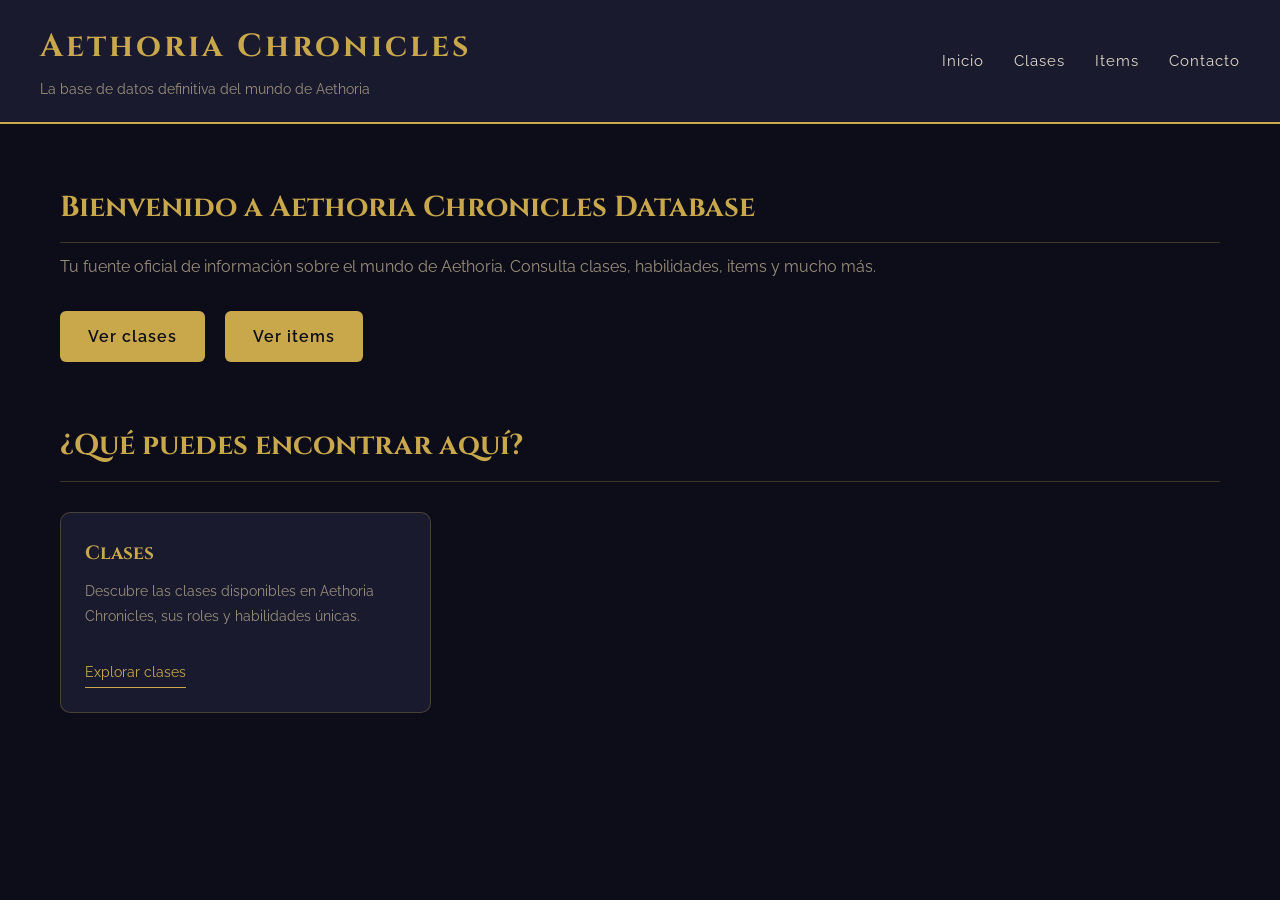
<file: web/index.html>
<!DOCTYPE html>
<html lang="es">

<head>
    <meta charset="UTF-8">
    <meta name="viewport" content="width=device-width, initial-scale=1.0">
    <title>Aethoria Chronicles Database</title>
    <link rel="stylesheet" href="styles.css">
    <link href="https://fonts.googleapis.com/css2?family=Cinzel:wght@400;700&family=Raleway:wght@400;600&display=swap" rel="stylesheet">
</head>

<body>

    <header>
        <div class="header-content">
            <h1>Aethoria Chronicles</h1>
            <p class="lema">La base de datos definitiva del mundo de Aethoria</p>
        </div>
        <nav>
            <ul>
                <li><a href="index.html">Inicio</a></li>
                <li><a href="clases.html">Clases</a></li>
                <li><a href="items.html">Items</a></li>
                <li><a href="contacto.html">Contacto</a></li>
            </ul>
        </nav>
    </header>

    <main>

        <section id="bienvenida">
            <h2>Bienvenido a Aethoria Chronicles Database</h2>
            <p>Tu fuente oficial de información sobre el mundo de Aethoria. Consulta clases, habilidades, items y mucho más.</p>
            <div class="botones">
                <a href="clases.html">Ver clases</a>
                <a href="items.html">Ver items</a>
            </div>
        </section>

        <section id="destacados">
            <h2>¿Qué puedes encontrar aquí?</h2>
            <div class="grid-cards">

                <div class="card">
                    <h3>Clases</h3>
                    <p>Descubre las clases disponibles en Aethoria Chronicles, sus roles y habilidades únicas.</p>
                    <a href="clases.html">Explorar clases</a>
                </div>

                <div
</file>
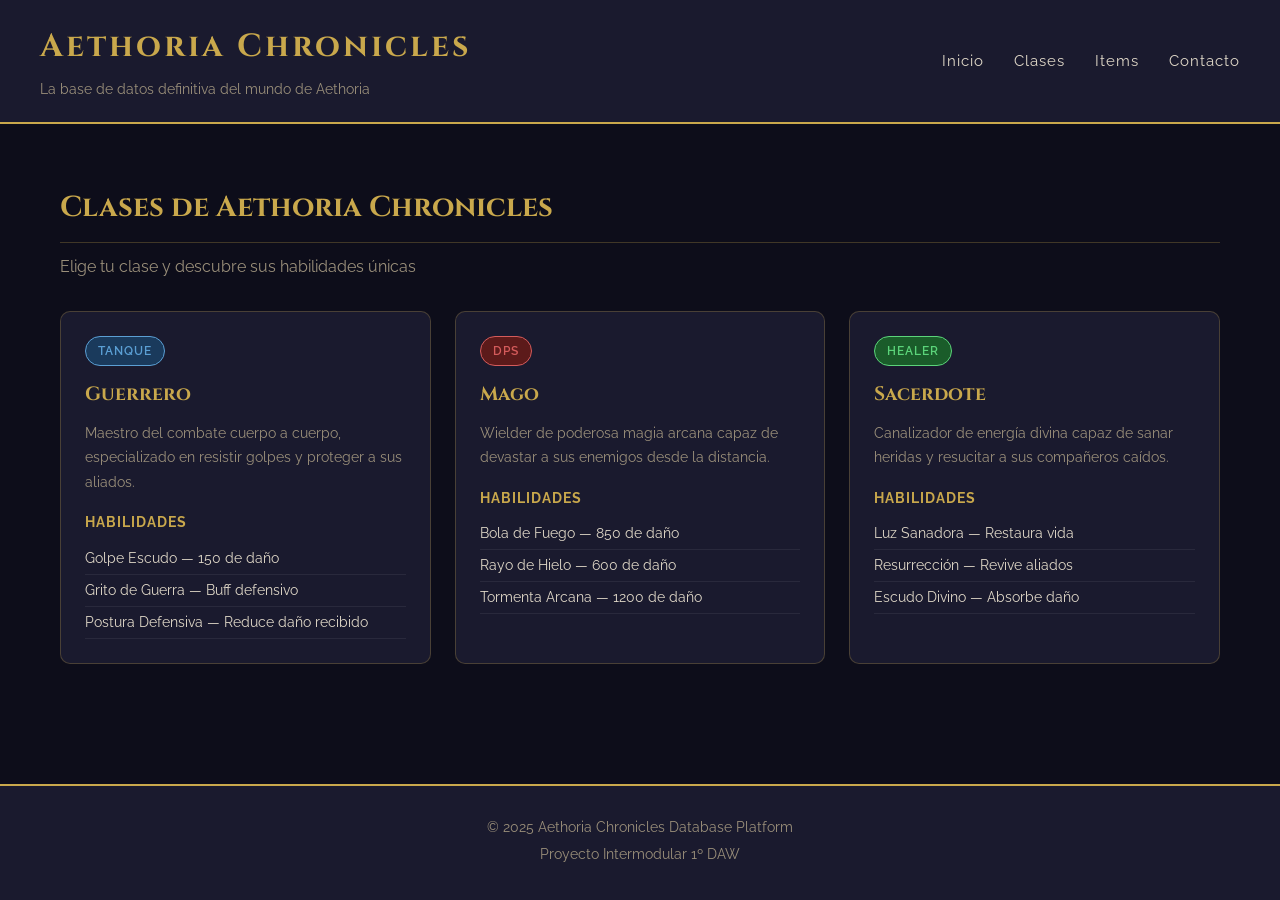
<file: web/clases.html>
<!DOCTYPE html>
<html lang="es">

<head>
    <meta charset="UTF-8">
    <meta name="viewport" content="width=device-width, initial-scale=1.0">
    <title>Clases - Aethoria Chronicles</title>
    <link rel="stylesheet" href="styles.css">
    <link href="https://fonts.googleapis.com/css2?family=Cinzel:wght@400;700&family=Raleway:wght@400;600&display=swap" rel="stylesheet">
</head>

<body>

    <header>
        <div class="header-content">
            <h1>Aethoria Chronicles</h1>
            <p class="lema">La base de datos definitiva del mundo de Aethoria</p>
        </div>
        <nav>
            <ul>
                <li><a href="index.html">Inicio</a></li>
                <li><a href="clases.html">Clases</a></li>
                <li><a href="items.html">Items</a></li>
                <li><a href="contacto.html">Contacto</a></li>
            </ul>
        </nav>
    </header>

    <main>

        <section id="clases">
            <h2>Clases de Aethoria Chronicles</h2>
            <p>Elige tu clase y descubre sus habilidades únicas</p>

            <div class="grid-cards">

                <div class="card">
                    <div class="rol tanque">Tanque</div>
                    <h3>Guerrero</h3>
                    <p>Maestro del combate cuerpo a cuerpo, especializado en resistir golpes y proteger a sus aliados.</p>
                    <h4>Habilidades</h4>
                    <ul>
                        <li>Golpe Escudo — 150 de daño</li>
                        <li>Grito de Guerra — Buff defensivo</li>
                        <li>Postura Defensiva — Reduce daño recibido</li>
                    </ul>
                </div>

                <div class="card">
                    <div class="rol dps">DPS</div>
                    <h3>Mago</h3>
                    <p>Wielder de poderosa magia arcana capaz de devastar a sus enemigos desde la distancia.</p>
                    <h4>Habilidades</h4>
                    <ul>
                        <li>Bola de Fuego — 850 de daño</li>
                        <li>Rayo de Hielo — 600 de daño</li>
                        <li>Tormenta Arcana — 1200 de daño</li>
                    </ul>
                </div>

                <div class="card">
                    <div class="rol healer">Healer</div>
                    <h3>Sacerdote</h3>
                    <p>Canalizador de energía divina capaz de sanar heridas y resucitar a sus compañeros caídos.</p>
                    <h4>Habilidades</h4>
                    <ul>
                        <li>Luz Sanadora — Restaura vida</li>
                        <li>Resurrección — Revive aliados</li>
                        <li>Escudo Divino — Absorbe daño</li>
                    </ul>
                </div>

            </div>
        </section>

    </main>

    <footer>
        <p>&copy; 2025 Aethoria Chronicles Database Platform</p>
        <p>Proyecto Intermodular 1º DAW</p>
    </footer>

</body>

</html>
</file>
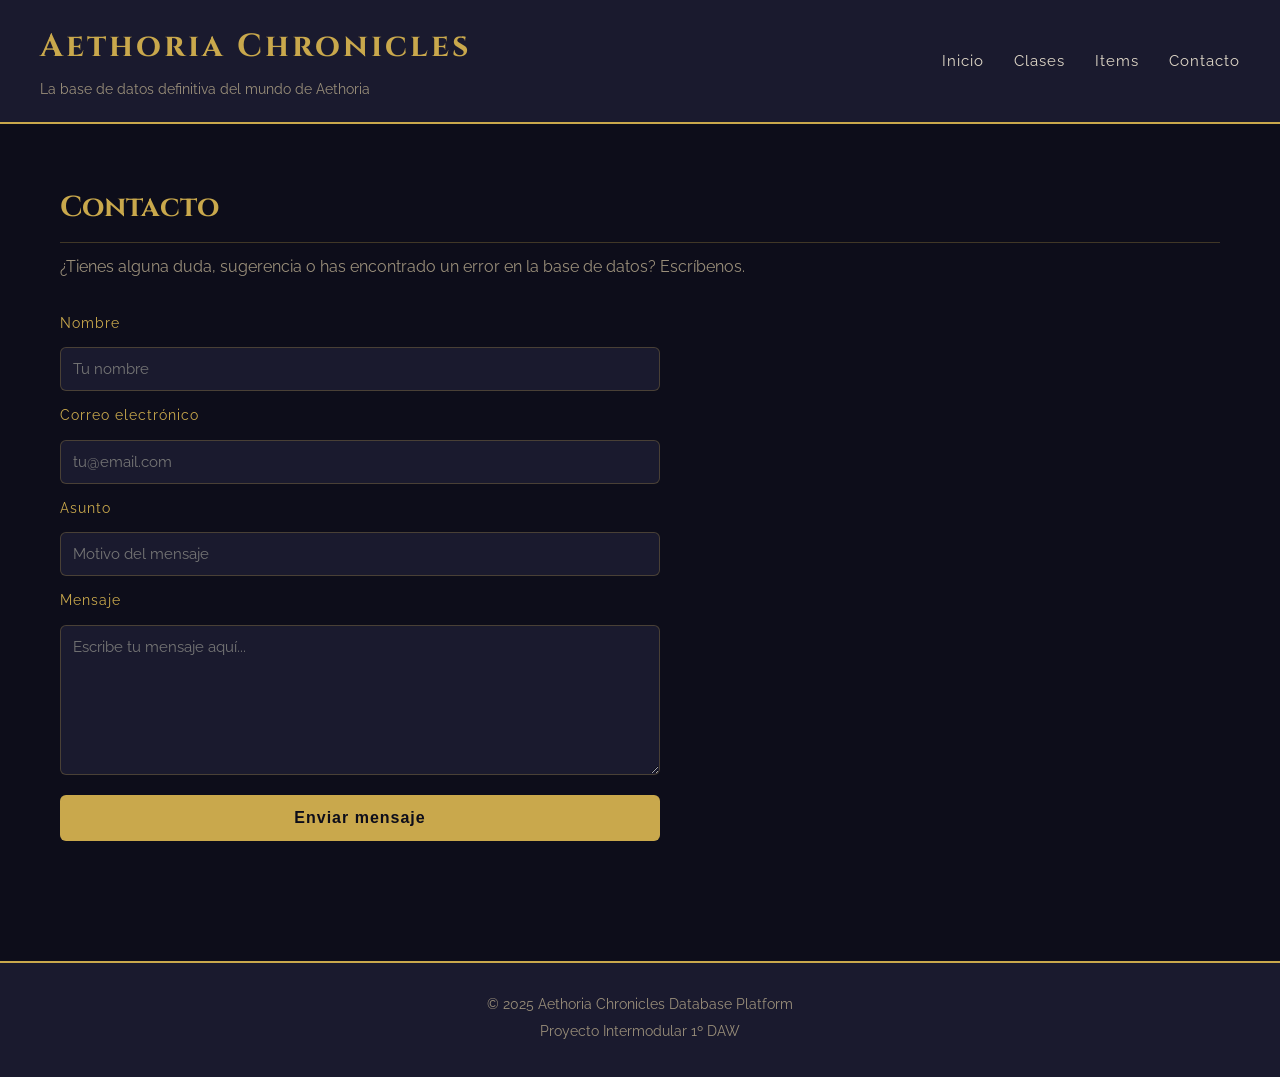
<file: web/contacto.html>
<!DOCTYPE html>
<html lang="es">

<head>
    <meta charset="UTF-8">
    <meta name="viewport" content="width=device-width, initial-scale=1.0">
    <title>Contacto - Aethoria Chronicles</title>
    <link rel="stylesheet" href="styles.css">
    <link href="https://fonts.googleapis.com/css2?family=Cinzel:wght@400;700&family=Raleway:wght@400;600&display=swap" rel="stylesheet">
</head>

<body>

    <header>
        <div class="header-content">
            <h1>Aethoria Chronicles</h1>
            <p class="lema">La base de datos definitiva del mundo de Aethoria</p>
        </div>
        <nav>
            <ul>
                <li><a href="index.html">Inicio</a></li>
                <li><a href="clases.html">Clases</a></li>
                <li><a href="items.html">Items</a></li>
                <li><a href="contacto.html">Contacto</a></li>
            </ul>
        </nav>
    </header>

    <main>

        <section id="contacto">
            <h2>Contacto</h2>
            <p>¿Tienes alguna duda, sugerencia o has encontrado un error en la base de datos? Escríbenos.</p>

            <form>
                <label for="nombre">Nombre</label>
                <input type="text" id="nombre" name="nombre" placeholder="Tu nombre">

                <label for="email">Correo electrónico</label>
                <input type="email" id="email" name="email" placeholder="tu@email.com">

                <label for="asunto">Asunto</label>
                <input type="text" id="asunto" name="asunto" placeholder="Motivo del mensaje">

                <label for="mensaje">Mensaje</label>
                <textarea id="mensaje" name="mensaje" placeholder="Escribe tu mensaje aquí..."></textarea>

                <button type="submit">Enviar mensaje</button>
            </form>
        </section>

    </main>

    <footer>
        <p>&copy; 2025 Aethoria Chronicles Database Platform</p>
        <p>Proyecto Intermodular 1º DAW</p>
    </footer>

</body>

</html>
</file>
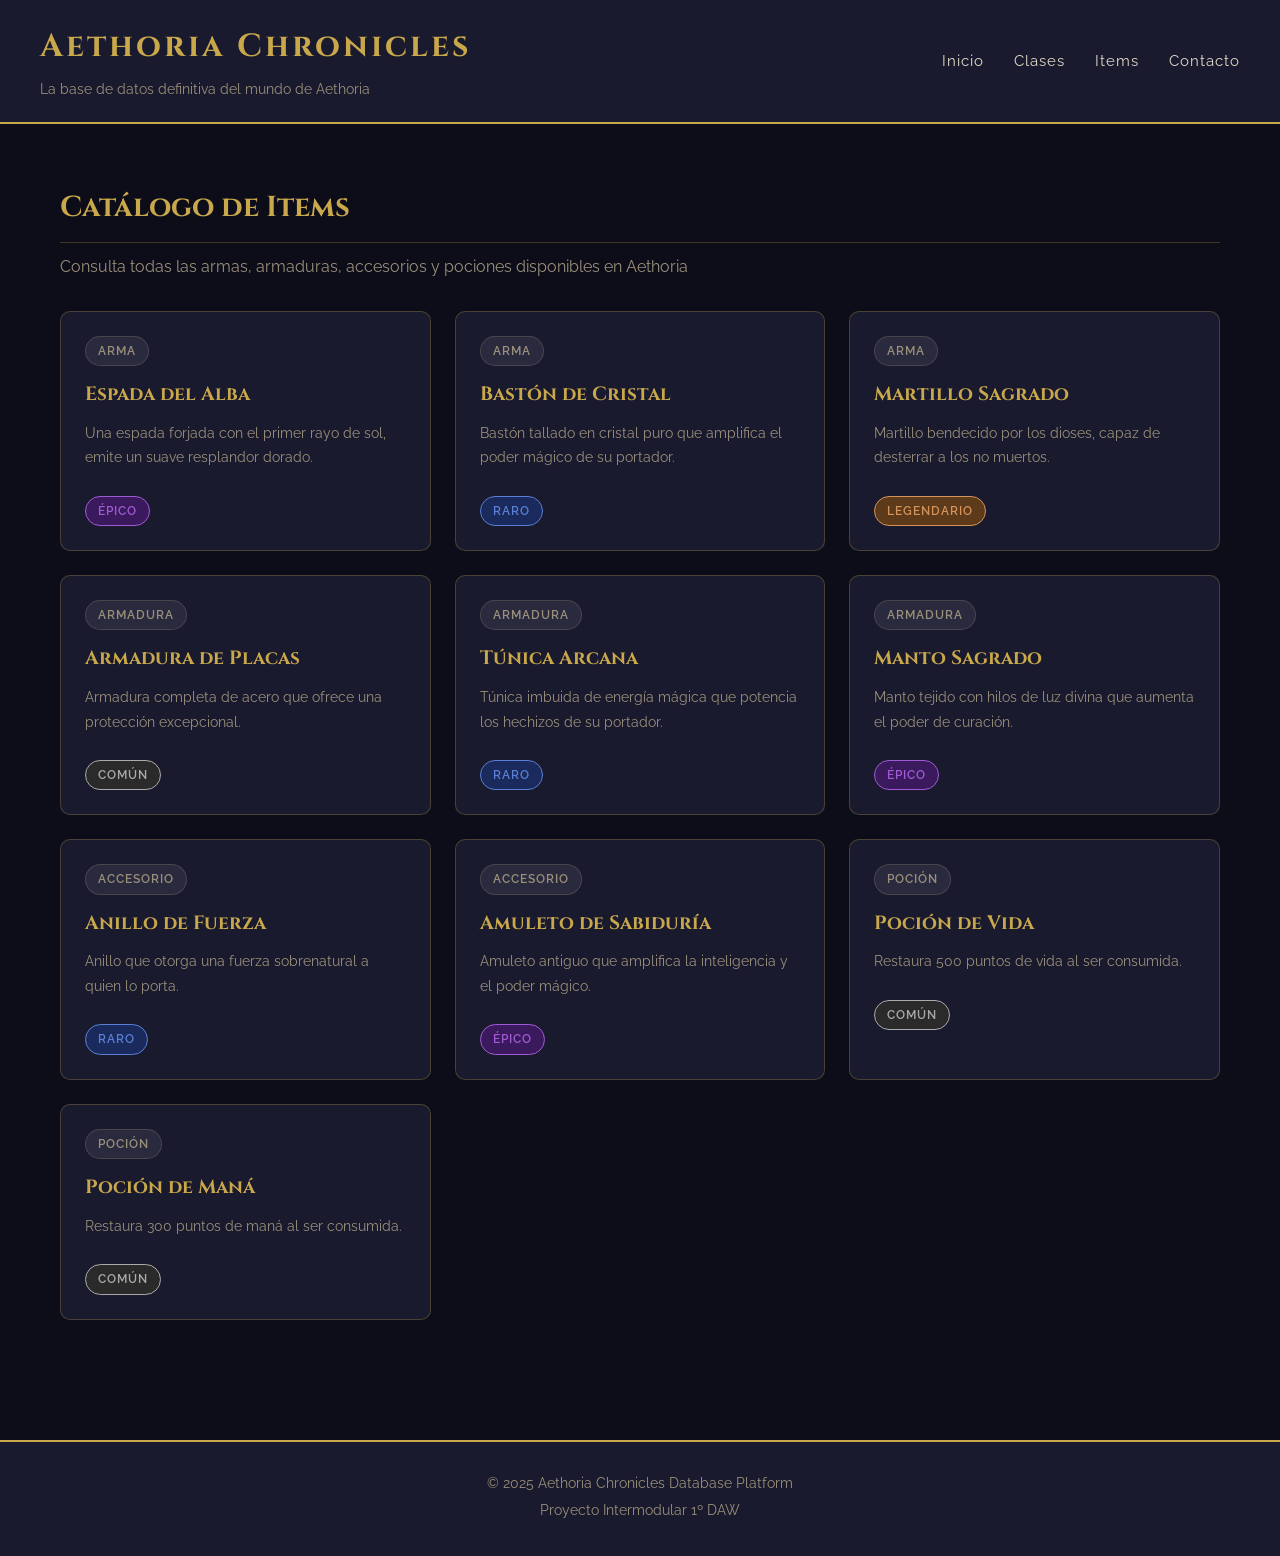
<file: web/items.html>
<!DOCTYPE html>
<html lang="es">

<head>
    <meta charset="UTF-8">
    <meta name="viewport" content="width=device-width, initial-scale=1.0">
    <title>Items - Aethoria Chronicles</title>
    <link rel="stylesheet" href="styles.css">
    <link href="https://fonts.googleapis.com/css2?family=Cinzel:wght@400;700&family=Raleway:wght@400;600&display=swap" rel="stylesheet">
</head>

<body>

    <header>
        <div class="header-content">
            <h1>Aethoria Chronicles</h1>
            <p class="lema">La base de datos definitiva del mundo de Aethoria</p>
        </div>
        <nav>
            <ul>
                <li><a href="index.html">Inicio</a></li>
                <li><a href="clases.html">Clases</a></li>
                <li><a href="items.html">Items</a></li>
                <li><a href="contacto.html">Contacto</a></li>
            </ul>
        </nav>
    </header>

    <main>

        <section id="items">
            <h2>Catálogo de Items</h2>
            <p>Consulta todas las armas, armaduras, accesorios y pociones disponibles en Aethoria</p>

            <div class="grid-cards">

                <div class="card">
                    <div class="tipo">Arma</div>
                    <h3>Espada del Alba</h3>
                    <p>Una espada forjada con el primer rayo de sol, emite un suave resplandor dorado.</p>
                    <span class="rareza epico">Épico</span>
                </div>

                <div class="card">
                    <div class="tipo">Arma</div>
                    <h3>Bastón de Cristal</h3>
                    <p>Bastón tallado en cristal puro que amplifica el poder mágico de su portador.</p>
                    <span class="rareza raro">Raro</span>
                </div>

                <div class="card">
                    <div class="tipo">Arma</div>
                    <h3>Martillo Sagrado</h3>
                    <p>Martillo bendecido por los dioses, capaz de desterrar a los no muertos.</p>
                    <span class="rareza legendario">Legendario</span>
                </div>

                <div class="card">
                    <div class="tipo">Armadura</div>
                    <h3>Armadura de Placas</h3>
                    <p>Armadura completa de acero que ofrece una protección excepcional.</p>
                    <span class="rareza comun">Común</span>
                </div>

                <div class="card">
                    <div class="tipo">Armadura</div>
                    <h3>Túnica Arcana</h3>
                    <p>Túnica imbuida de energía mágica que potencia los hechizos de su portador.</p>
                    <span class="rareza raro">Raro</span>
                </div>

                <div class="card">
                    <div class="tipo">Armadura</div>
                    <h3>Manto Sagrado</h3>
                    <p>Manto tejido con hilos de luz divina que aumenta el poder de curación.</p>
                    <span class="rareza epico">Épico</span>
                </div>

                <div class="card">
                    <div class="tipo">Accesorio</div>
                    <h3>Anillo de Fuerza</h3>
                    <p>Anillo que otorga una fuerza sobrenatural a quien lo porta.</p>
                    <span class="rareza raro">Raro</span>
                </div>

                <div class="card">
                    <div class="tipo">Accesorio</div>
                    <h3>Amuleto de Sabiduría</h3>
                    <p>Amuleto antiguo que amplifica la inteligencia y el poder mágico.</p>
                    <span class="rareza epico">Épico</span>
                </div>

                <div class="card">
                    <div class="tipo">Poción</div>
                    <h3>Poción de Vida</h3>
                    <p>Restaura 500 puntos de vida al ser consumida.</p>
                    <span class="rareza comun">Común</span>
                </div>

                <div class="card">
                    <div class="tipo">Poción</div>
                    <h3>Poción de Maná</h3>
                    <p>Restaura 300 puntos de maná al ser consumida.</p>
                    <span class="rareza comun">Común</span>
                </div>

            </div>
        </section>

    </main>

    <footer>
        <p>&copy; 2025 Aethoria Chronicles Database Platform</p>
        <p>Proyecto Intermodular 1º DAW</p>
    </footer>

</body>

</html>
</file>
<file: web/styles.css>
/* =============================================
   Aethoria Chronicles Database Platform
   Hoja de estilos principal
   ============================================= */

/* Reset y base */
* {
    margin: 0;
    padding: 0;
    box-sizing: border-box;
}

body {
    font-family: 'Raleway', sans-serif;
    background-color: #0d0d1a;
    color: #e0d8c8;
    line-height: 1.7;
}

/* Header */
header {
    background-color: #1a1a2e;
    border-bottom: 2px solid #c9a84c;
    padding: 20px 40px;
    display: flex;
    justify-content: space-between;
    align-items: center;
}

.header-content h1 {
    font-family: 'Cinzel', serif;
    font-size: 2rem;
    color: #c9a84c;
    letter-spacing: 3px;
}

.lema {
    font-size: 0.85rem;
    color: #9a8f7a;
    margin-top: 4px;
}

/* Navegación */
nav ul {
    list-style: none;
    display: flex;
    gap: 30px;
}

nav a {
    color: #e0d8c8;
    text-decoration: none;
    font-size: 0.95rem;
    letter-spacing: 1px;
    transition: color 0.3s;
}

nav a:hover {
    color: #c9a84c;
}

/* Main */
main {
    max-width: 1200px;
    margin: 0 auto;
    padding: 60px 20px;
}

/* Secciones */
section {
    margin-bottom: 60px;
}

section h2 {
    font-family: 'Cinzel', serif;
    font-size: 1.8rem;
    color: #c9a84c;
    margin-bottom: 10px;
    border-bottom: 1px solid #c9a84c44;
    padding-bottom: 10px;
}

section p {
    color: #9a8f7a;
    margin-bottom: 30px;
}

/* Botones */
.botones {
    display: flex;
    gap: 20px;
    margin-top: 20px;
}

.botones a {
    background-color: #c9a84c;
    color: #0d0d1a;
    padding: 12px 28px;
    border-radius: 6px;
    text-decoration: none;
    font-weight: 600;
    letter-spacing: 1px;
    transition: background-color 0.3s;
}

.botones a:hover {
    background-color: #e0c068;
}

/* Grid de cards */
.grid-cards {
    display: grid;
    grid-template-columns: repeat(3, 1fr);
    gap: 24px;
    margin-top: 30px;
}

/* Cards */
.card {
    background-color: #1a1a2e;
    border: 1px solid #c9a84c44;
    border-radius: 10px;
    padding: 24px;
    transition: border-color 0.3s, transform 0.2s;
}

.card:hover {
    border-color: #c9a84c;
    transform: translateY(-4px);
}

.card h3 {
    font-family: 'Cinzel', serif;
    color: #c9a84c;
    font-size: 1.2rem;
    margin-bottom: 10px;
}

.card h4 {
    color: #c9a84c;
    font-size: 0.9rem;
    margin: 14px 0 8px;
    text-transform: uppercase;
    letter-spacing: 1px;
}

.card p {
    color: #9a8f7a;
    font-size: 0.9rem;
    margin-bottom: 16px;
}

.card ul {
    list-style: none;
    padding: 0;
}

.card ul li {
    color: #e0d8c8;
    font-size: 0.85rem;
    padding: 4px 0;
    border-bottom: 1px solid #ffffff11;
}

.card a {
    display: inline-block;
    margin-top: 16px;
    color: #c9a84c;
    text-decoration: none;
    font-size: 0.9rem;
    border-bottom: 1px solid #c9a84c;
    padding-bottom: 2px;
    transition: color 0.3s;
}

.card a:hover {
    color: #e0c068;
}

/* Badges de rol */
.rol {
    display: inline-block;
    padding: 4px 12px;
    border-radius: 20px;
    font-size: 0.75rem;
    font-weight: 600;
    letter-spacing: 1px;
    margin-bottom: 12px;
    text-transform: uppercase;
}

.tanque {
    background-color: #1a3a5c;
    color: #5b9fd4;
    border: 1px solid #5b9fd4;
}

.dps {
    background-color: #5c1a1a;
    color: #d45b5b;
    border: 1px solid #d45b5b;
}

.healer {
    background-color: #1a5c2a;
    color: #5bd47a;
    border: 1px solid #5bd47a;
}

/* Badges de tipo item */
.tipo {
    display: inline-block;
    padding: 4px 12px;
    border-radius: 20px;
    font-size: 0.75rem;
    font-weight: 600;
    letter-spacing: 1px;
    margin-bottom: 12px;
    text-transform: uppercase;
    background-color: #2a2a3e;
    color: #9a8f7a;
    border: 1px solid #9a8f7a44;
}

/* Badges de rareza */
.rareza {
    display: inline-block;
    padding: 4px 12px;
    border-radius: 20px;
    font-size: 0.75rem;
    font-weight: 600;
    letter-spacing: 1px;
    margin-top: 10px;
    text-transform: uppercase;
}

.comun {
    background-color: #2a2a2a;
    color: #aaaaaa;
    border: 1px solid #aaaaaa;
}

.raro {
    background-color: #1a2a5c;
    color: #5b7fd4;
    border: 1px solid #5b7fd4;
}

.epico {
    background-color: #3a1a5c;
    color: #a05bd4;
    border: 1px solid #a05bd4;
}

.legendario {
    background-color: #5c3a1a;
    color: #d4935b;
    border: 1px solid #d4935b;
}

/* Formulario de contacto */
#contacto form {
    display: flex;
    flex-direction: column;
    max-width: 600px;
    gap: 12px;
}

#contacto label {
    color: #c9a84c;
    font-size: 0.9rem;
    letter-spacing: 1px;
}

#contacto input,
#contacto textarea {
    background-color: #1a1a2e;
    border: 1px solid #c9a84c44;
    border-radius: 6px;
    padding: 12px;
    color: #e0d8c8;
    font-family: 'Raleway', sans-serif;
    font-size: 0.95rem;
}

#contacto input:focus,
#contacto textarea:focus {
    outline: none;
    border-color: #c9a84c;
}

#contacto textarea {
    height: 150px;
    resize: vertical;
}

#contacto button {
    background-color: #c9a84c;
    color: #0d0d1a;
    padding: 14px;
    border: none;
    border-radius: 6px;
    font-size: 1rem;
    font-weight: 600;
    cursor: pointer;
    letter-spacing: 1px;
    transition: background-color 0.3s;
    margin-top: 8px;
}

#contacto button:hover {
    background-color: #e0c068;
}

/* Footer */
footer {
    background-color: #1a1a2e;
    border-top: 2px solid #c9a84c;
    text-align: center;
    padding: 30px;
    color: #9a8f7a;
    font-size: 0.85rem;
}

footer p {
    margin-bottom: 4px;
}

/* Responsive */
@media (max-width: 768px) {
    header {
        flex-direction: column;
        text-align: center;
        gap: 20px;
    }

    nav ul {
        gap: 16px;
    }

    .grid-cards {
        grid-template-columns: 1fr;
    }

    .botones {
        flex-direction: column;
        align-items: center;
    }

    .header-content h1 {
        font-size: 1.5rem;
    }
}
</file>
